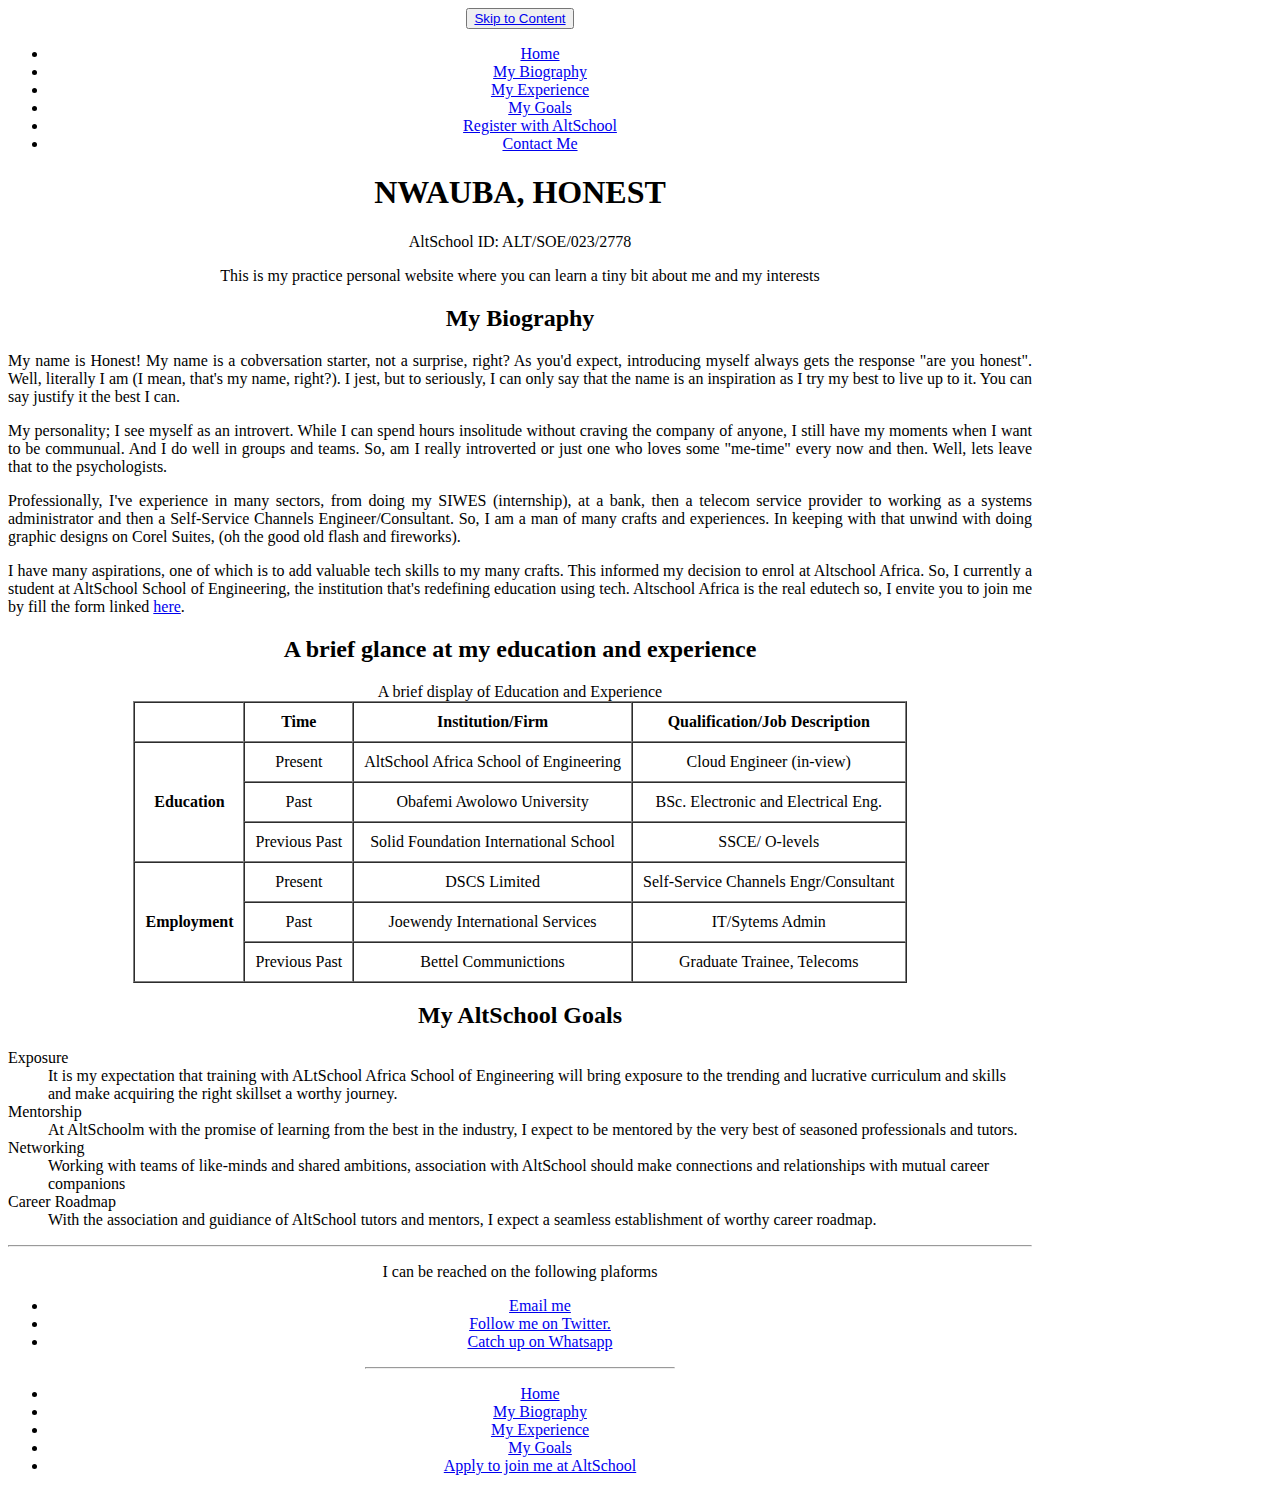
<file: Assignment_01_myprofileweb/index.html>
<!DOCTYPE html>
<html lang="en">
<head>
    <meta charset="UTF-8">
    <meta name="viewport" content="width=device-width, initial-scale=1.0">
    <title>My Profile Web</title>
</head>
<body align="center" style="width: 80%;">
    <button><a href="#main" align="left" >Skip to Content</a></button>
    <!-- Navigation bar-->
    <header>
        <nav>
            <ul>
                <li><a href="./index.html">Home</a></li>
                <li><a href="#about-me">My Biography</a></li>
                <li><a href="#job-and-edu-brief">My Experience</a></li>
                <li><a href="#desired-goals">My Goals</a></li>
                <li><a href="./altschoolregform.html">Register with AltSchool</a></li>
                <li><a href="#contacts">Contact Me</a></li>
            </ul>
        </nav>
    </header>
    <!-- End of navigation bar-->
    
    <main id="main" align="center">
       <!-- name displayed large font as a banner-->
        <section id="name-banner">
            <h1 align="center"  bgcolor="blue">NWAUBA, HONEST</h1>
            <p><i></i>AltSchool ID: ALT/SOE/023/2778</i></p>
            
            <p>This is my practice personal website where you can learn a tiny bit about me and my interests</p>
        </section>

        <!--section for biography, nothing serious-->
        <section id="about-me">
            <h2>My Biography</h2>
            <p align="justify">My name is Honest! My name is a cobversation starter, not a surprise, right? As you'd expect, introducing myself always gets the response "are you honest". Well, literally I am (I mean, that's my name, right?). I jest, but to seriously, I can only say that the name is an inspiration as I try my best to live up to it. You can say justify it the best I can.
</p>
<p align="justify">
My personality; I see myself as an introvert. While I can spend hours insolitude without craving the company of anyone, I still have my moments when I want to be communual. And I do well in groups and teams. So, am I really introverted or just one who loves some "me-time" every now and then. Well, lets leave that to the psychologists.
</p>
<p align="justify">
Professionally, I've experience in many sectors, from doing my SIWES (internship), at a bank, then a telecom service provider to working as a systems administrator and then a Self-Service Channels Engineer/Consultant. So, I am a man of many crafts and experiences. In keeping with that unwind with doing graphic designs on Corel Suites, (oh the good old flash and fireworks).
</p>
<p align="justify">
    I have many aspirations, one of which is to add valuable tech skills to my many crafts. This informed my decision to enrol at Altschool Africa. So, I currently a student at AltSchool School of Engineering, the institution that's redefining education using tech. Altschool Africa is the real edutech so, I envite you to join me by fill the form linked <a href="./altschoolregform.html">here</a>.
            </p>
        </section>

         <!--Using a table here just for the academic exercise of using as many html elements as possible-->
         <section id="job-and-edu-brief">
            <h2>A brief glance at my education and experience</h2>
            <table border="1" cellspacing="0" cellpadding="10" align="center">
                <caption>A brief display of Education and Experience</caption>
                <thead>
                    <tr>
                        <th> </th>
                        <th> Time </th>
                        <th> Institution/Firm </th>
                        <th> Qualification/Job Description </th>
                    </tr>
                </thead>
                <tbody>
                    <tr>
                        <th rowspan="3"> Education </th>
                        <td> Present </td>
                        <td> AltSchool Africa School of Engineering </td>
                        <td> Cloud Engineer (in-view) </td>
                    </tr>
                    <tr>
                        <td> Past</td>
                        <td> Obafemi Awolowo University </td>
                        <td> BSc. Electronic and Electrical Eng. </td>
                    </tr>
                    <tr>
                        <td> Previous Past </td>
                        <td> Solid Foundation International School </td>
                        <td> SSCE/ O-levels </td>
                    </tr>
                    <tr>
                        <th rowspan="3"> Employment </th>
                        <td> Present </td>
                        <td> DSCS Limited </td>
                        <td> Self-Service Channels Engr/Consultant </td>
                    </tr>
                    <tr>
                        <td> Past </td>
                        <td> Joewendy International Services </td>
                        <td> IT/Sytems Admin </td>
                    </tr>
                    <tr>
                        <td>Previous Past</td>
                        <td>Bettel Communictions</td>
                        <td>Graduate Trainee, Telecoms</td>
                    </tr>
                </tbody>
            </table>
        </section>

        <section id="desired-goals"  bgcolor="blue">
            <h2>My AltSchool Goals</h2>
            <dl align="left">
                <dt>Exposure </dt>
                <dd>It is my expectation that training with ALtSchool Africa School of Engineering will bring exposure to the trending and lucrative curriculum and skills and make acquiring the right skillset a worthy journey.</dd>
                <dt>Mentorship</dt>
                <dd>At AltSchoolm with the promise of learning from the best in the industry, I expect to be mentored by the very best of seasoned professionals and tutors. </dd>
                <dt>Networking</dt>
                <dd>Working with teams of like-minds and shared ambitions, association with AltSchool should make connections and relationships with mutual career companions </dd>
                <dt>Career Roadmap</dt>
                <dd>With the association and guidiance of AltSchool tutors and mentors, I expect a seamless establishment of worthy career roadmap.</dd>
            </dl>

        </section>

       
    </main>
    <footer id="footer">
        <hr>    
        <div id="contacts">
            <p>I can be reached on the following plaforms</p>
            <ul>
                <li><a href="mailto:chonuba@gmail.com">Email me</a></li>
                <li><a href="https://twitter.com/cbisi">Follow me on Twitter.</a></li>
                <li><a href="https://wa.me/2347069033993?text=Hi%20I'm%20also%20 a%20student%20of%20AltSchool%20School%20of%20Engineering.%20I'd%20love%20the%20idea%20of%20connecting%20with%20for%20future%20collaboration.">Catch up on Whatsapp</a></li>
        </div>
        <hr width="30%">
        <nav id="footer-nav">
            <ul>
                <li><a href="./index.html">Home</a></li>
                <li><a href="#about-me">My Biography</a></li>
                <li><a href="#job-and-edu-brief">My Experience</a></li>
                <li><a href="#desired-goals">My Goals</a></li>
                <li><a href="./altschoolregform.html">Apply to join me at AltSchool</a></li>
            </ul>    
            </ul>
        </nav>
            </ul>
        </nav>
    </footer>
</body>
</html>
</file>
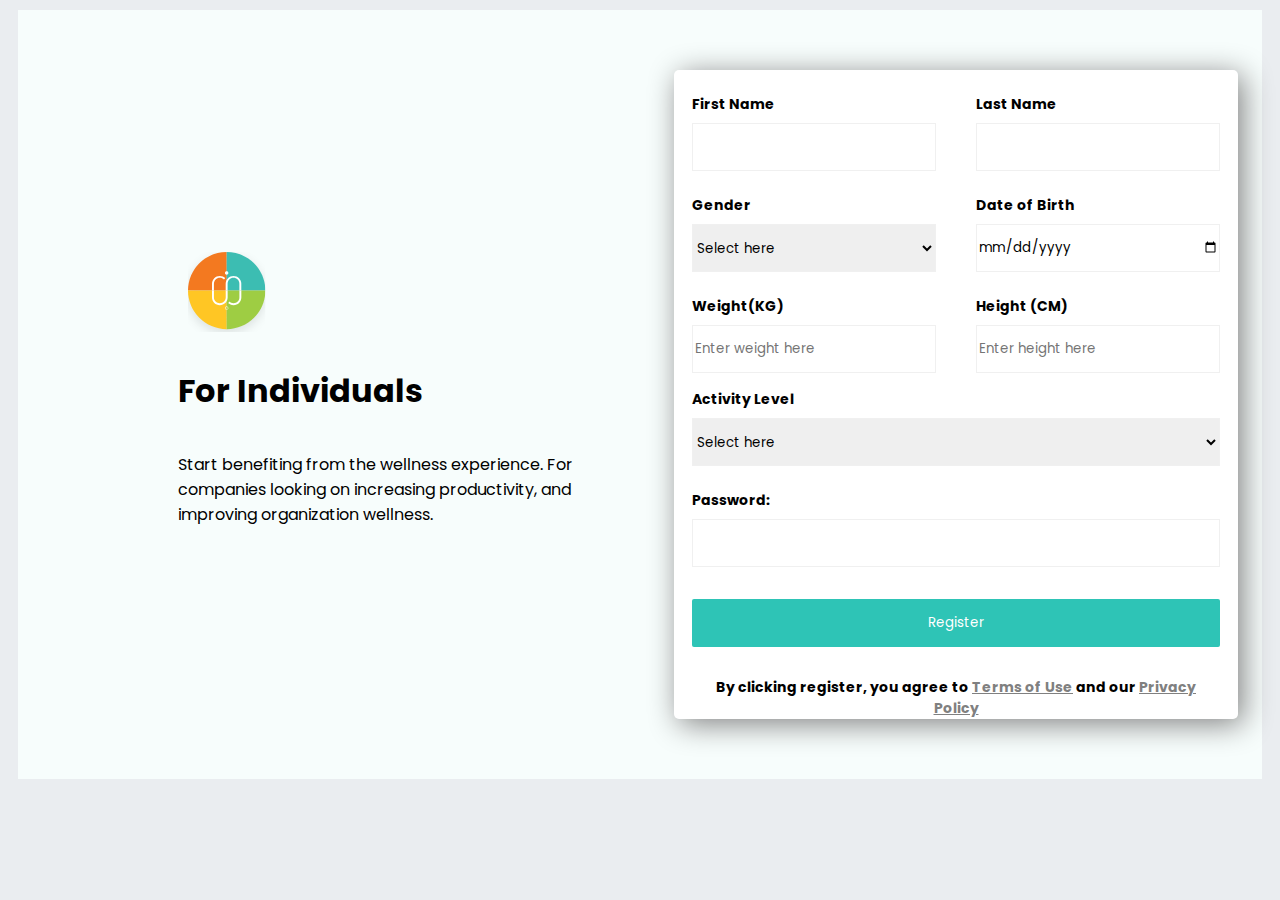
<file: Assignment_02_SignUp_Individual/index.html>
<!DOCTYPE html>
<html lang="en">
<head>
    <meta charset="UTF-8">
    <meta name="viewport" content="width=device-width, initial-scale=1.0">
    <title>Signup Individual</title>
    <link rel="stylesheet" href="signup-style.css">
    <link rel="stylesheet" href="https://fonts.googleapis.com/css?family=Poppins">
</head>
<body>
    <main>
        <header>
            
                <svg role="img" aria-label="Company logo" width="98" height="100" viewBox="0 0 98 100" fill="none" xmlns="http://www.w3.org/2000/svg">
                    <g clip-path="url(#clip0_1_15)" filter="url(#filter0_d_1_15)">
                    <g opacity="0.1">
                    <g opacity="0.1">
                    <path opacity="0.1" d="M10 47.43H48.6731V8.84703C27.3157 8.84703 10 26.1224 10 47.43Z" fill="#1E1E1E"/>
                    <path opacity="0.1" d="M87.3333 47.43C87.3333 26.1224 70.0175 8.84703 48.6602 8.84703V47.43H87.3333Z" fill="#1E1E1E"/>
                    <path opacity="0.1" d="M10 47.43C10 68.7247 27.3157 86 48.6731 86V47.43H10Z" fill="#1E1E1E"/>
                    <path opacity="0.1" d="M48.6731 86C70.0305 86 87.3462 68.7247 87.3462 47.4171H48.6731V86Z" fill="#1E1E1E"/>
                    </g>
                    </g>
                    <path d="M10 44.5829H48.6731V6C27.3157 6 10 23.2754 10 44.5829Z" fill="#F37920"/>
                    <path d="M87.3333 44.5829C87.3333 23.2754 70.0176 6 48.6731 6V44.5829H87.3333Z" fill="#3CBDB2"/>
                    <path d="M10 44.5829C10 65.8905 27.3157 83.1658 48.6731 83.1658V44.5829H10Z" fill="#FFC624"/>
                    <path d="M48.6731 83.153C70.0305 83.153 87.3462 65.8776 87.3462 44.57H48.6731V83.153Z" fill="#9ECD43"/>
                    <path d="M49.8499 25.8251C49.5097 25.5166 49.1231 25.3469 48.6747 25.3469C48.1799 25.3469 47.7778 25.5012 47.4531 25.8251C47.1438 26.1337 46.9738 26.5502 46.9738 27.0438C46.9738 27.5375 47.1284 27.9386 47.4531 28.2626C47.7624 28.5711 48.1799 28.7408 48.6747 28.7408C49.1231 28.7408 49.5251 28.5865 49.8499 28.278C50.1901 27.9695 50.3601 27.5529 50.3601 27.0593C50.3601 26.5502 50.1901 26.1337 49.8499 25.8251Z" fill="white"/>
                    <path d="M48.6747 63.8061C48.1799 63.8061 47.7778 63.6518 47.4531 63.3278C47.1438 63.0193 46.9738 62.6028 46.9738 62.1091C46.9738 61.6155 47.1284 61.2144 47.4531 60.8904C47.7624 60.5819 48.1799 60.4122 48.6747 60.4122C49.1231 60.4122 49.5251 60.5664 49.8499 60.8904C50.1901 61.2144 50.3601 61.6155 50.3601 62.1091C50.3601 62.6028 50.1901 63.0039 49.8499 63.3278C49.5097 63.6364 49.1231 63.8061 48.6747 63.8061ZM48.6747 60.8904C48.3036 60.8904 48.0252 60.9984 47.7933 61.2298C47.5613 61.4612 47.4531 61.7389 47.4531 62.1091C47.4531 62.4794 47.5613 62.7571 47.7933 62.9885C48.0252 63.2199 48.3036 63.3278 48.6747 63.3278C48.9994 63.3278 49.2777 63.2199 49.5406 62.9885C49.788 62.7571 49.8963 62.4794 49.8963 62.1091C49.8963 61.7543 49.7726 61.4612 49.5406 61.2298C49.2777 61.0138 48.9994 60.8904 48.6747 60.8904Z" fill="white"/>
                    <path d="M35.9331 37.7501C35.9331 36.9325 36.0877 36.1766 36.397 35.4515C36.7063 34.7419 37.1238 34.1094 37.6495 33.5849C38.1752 33.0603 38.7938 32.6438 39.5205 32.3353C40.2318 32.0267 41.005 31.8725 41.8245 31.8725C42.644 31.8725 43.4017 32.0267 44.1285 32.3353C44.8398 32.6438 45.4583 33.0603 45.9686 33.5694C46.2778 33.0758 46.6335 32.6284 47.0355 32.2273C47.0819 32.181 47.1437 32.1347 47.1901 32.0884C46.5252 31.4559 45.7521 30.9623 44.8707 30.5766C43.912 30.1755 42.8914 29.9595 41.809 29.9595C40.7266 29.9595 39.7061 30.1601 38.7474 30.5766C37.7887 30.9777 36.9691 31.5331 36.2733 32.2273C35.5775 32.9215 35.0208 33.7545 34.6188 34.6956C34.2167 35.6521 34.0002 36.6702 34.0002 37.7501V44.5842H35.9176V37.7501H35.9331Z" fill="white"/>
                    <path d="M47.7006 51.4183C47.7006 52.2359 47.5459 52.9918 47.2367 53.7169C47.2212 53.7478 47.2057 53.7632 47.1903 53.794C46.881 54.4728 46.479 55.0745 45.9842 55.5681L45.9687 55.5836C45.443 56.0926 44.8399 56.5092 44.1286 56.8177C43.4019 57.1262 42.6442 57.2805 41.8246 57.2805C41.0051 57.2805 40.2474 57.1262 39.5207 56.8177C38.7939 56.5092 38.1754 56.0926 37.6497 55.5681C37.1239 55.0436 36.7064 54.4265 36.3972 53.7015C36.0879 52.9918 35.9333 52.2205 35.9333 51.4029V44.5688H34.0159V51.4029C34.0159 52.4828 34.2169 53.5009 34.6344 54.4574C35.0364 55.4139 35.5931 56.2315 36.2889 56.9257C36.9848 57.6199 37.8198 58.1753 38.763 58.5764C39.7217 58.9775 40.7268 59.1935 41.8246 59.1935C42.9071 59.1935 43.9276 58.9929 44.8863 58.5764C45.7677 58.2061 46.5408 57.697 47.2058 57.0645C47.2521 57.0183 47.314 56.972 47.3604 56.9257C47.7624 56.5246 48.1181 56.0618 48.4273 55.5836C48.5201 55.4447 48.582 55.275 48.6747 55.1208C48.7984 54.9048 48.9221 54.6888 49.0304 54.4574C49.4324 53.5009 49.6489 52.4982 49.6489 51.4029V44.5688H47.7315V51.4183H47.7006Z" fill="white"/>
                    <path d="M63.3178 37.7501C63.3178 36.6702 63.1168 35.6521 62.6993 34.6956C62.2973 33.7391 61.7406 32.9215 61.0448 32.2273C60.349 31.5331 59.514 30.9777 58.5707 30.5766C57.612 30.1755 56.5915 29.9595 55.5091 29.9595C54.4267 29.9595 53.4061 30.1601 52.4474 30.5766C51.566 30.9469 50.7929 31.4559 50.128 32.0884C50.0816 32.1347 50.0197 32.181 49.9733 32.2273C49.5713 32.6284 49.2156 33.0912 48.9064 33.5849C48.8136 33.7237 48.7518 33.8934 48.659 34.0477C48.5353 34.2636 48.4116 34.4796 48.3033 34.711C47.9013 35.6675 47.6848 36.6857 47.6848 37.7655V43.5815V44.5842H49.6022V43.5969V37.7501C49.6022 36.9325 49.7568 36.1766 50.0661 35.4515C50.0816 35.4206 50.097 35.4052 50.1125 35.3744C50.4218 34.6956 50.8238 34.0939 51.3186 33.5849L51.3341 33.5694C51.8598 33.0603 52.4629 32.6438 53.1742 32.3353C53.8855 32.0267 54.6586 31.8725 55.4781 31.8725C56.2977 31.8725 57.0554 32.0267 57.7821 32.3353C58.4934 32.6438 59.1274 33.0603 59.6531 33.5849C60.1789 34.1094 60.5964 34.7264 60.9056 35.4515C61.2149 36.1766 61.3695 36.9325 61.3695 37.7501V44.5842H63.2869V37.7501H63.3178Z" fill="white"/>
                    <path d="M61.4003 44.5842V51.4183C61.4003 52.2359 61.2456 52.9918 60.9364 53.7169C60.6271 54.442 60.2096 55.059 59.6839 55.5836C59.1581 56.1081 58.5396 56.5246 57.8129 56.8331C57.0861 57.1417 56.3284 57.2959 55.5089 57.2959C54.6894 57.2959 53.9317 57.1417 53.2049 56.8331C52.4936 56.5246 51.8751 56.1081 51.3648 55.599C51.0556 56.0926 50.6999 56.54 50.2979 56.9565C50.2515 57.0028 50.1896 57.0491 50.1432 57.0954C50.8082 57.7279 51.5813 58.237 52.4627 58.6072C53.4214 59.0083 54.4265 59.2243 55.5243 59.2243C56.6068 59.2243 57.6273 59.0237 58.586 58.6072C59.5447 58.2061 60.3642 57.6508 61.0601 56.9565C61.7559 56.2623 62.3126 55.4293 62.7146 54.4882C63.1166 53.5318 63.3331 52.529 63.3331 51.4337V44.5996H61.4003V44.5842Z" fill="white"/>
                    </g>
                    <defs>
                    <filter id="filter0_d_1_15" x="0" y="0" width="97.3333" height="100" filterUnits="userSpaceOnUse" color-interpolation-filters="sRGB">
                    <feFlood flood-opacity="0" result="BackgroundImageFix"/>
                    <feColorMatrix in="SourceAlpha" type="matrix" values="0 0 0 0 0 0 0 0 0 0 0 0 0 0 0 0 0 0 127 0" result="hardAlpha"/>
                    <feOffset dy="4"/>
                    <feGaussianBlur stdDeviation="5"/>
                    <feColorMatrix type="matrix" values="0 0 0 0 0 0 0 0 0 0 0 0 0 0 0 0 0 0 0.1 0"/>
                    <feBlend mode="normal" in2="BackgroundImageFix" result="effect1_dropShadow_1_15"/>
                    <feBlend mode="normal" in="SourceGraphic" in2="effect1_dropShadow_1_15" result="shape"/>
                    </filter>
                    <clipPath id="clip0_1_15">
                    <rect width="77.3333" height="80" fill="white" transform="translate(10 6)"/>
                    </clipPath>
                    </defs>
                </svg>
            
            <h1>For Individuals</h1>
            <P>Start benefiting from the wellness experience. For companies looking on increasing productivity, and improving organization wellness.</P>
        </header>
        <section>
        <form action="/signup" method="post">

            <!-- for double column styling -->
            <fieldset class="grid bio-data">
                <label for="first-name">First Name <input id="first-name" name="first-name" type="text" required autocomplete="on"/></label>
                <label for="last-name">Last Name <input id="last-name" name="last-name" type="text" required /></label>
                <label for="gender">Gender
                <select id="gender" name="gender">
                    <option value="">Select here</option>
                    <option value="male">Male</option>
                    <option value="female">Female</option>
                </select>
                </label>
                <label for="date-of-birth">Date of Birth <input id="date-of-birth" name="date-of-birth" type="date" placeholder="Select here" required /></label> 
                <label for="weight">Weight(KG) <input id="weight" name="weight" type="text" placeholder="Enter weight here" required /></label>
                <label for="height">Height (CM) <input id="height" name="height" type="text" placeholder="Enter height here" required /></label>
            </fieldset>

            
            <fieldset class="no-grid" >
                <label for="activity">Activity Level
                    <select id="activity" name="activity">
                        <option value="">Select here</option>
                        <option value="1">Comprehensive Workout</option>
                        <option value="2">Fitness</option>
                        <option value="3">Muscle tone</option>
                        <option value="4">Body Building</option>
                        <option value="4">Agressive weight-loss</option>
                    </select>
                </label>

                <label for="password">Password: 
                    <input id="password" name="password" type="password" pattern="[a-z0-5]{8,}" required />
                </label>
                <label for="submit">
                    <input id="submit" type="submit" value="Register"/>
                </label>
            </fieldset>

            <p class="terms">By clicking register, you agree to  <a class="terms-policy" href="">Terms of Use</a> and our <a class="terms-policy" href="">Privacy Policy</a></p>

        </form>
        </section>
    </main>
</body>
</html>
</file>
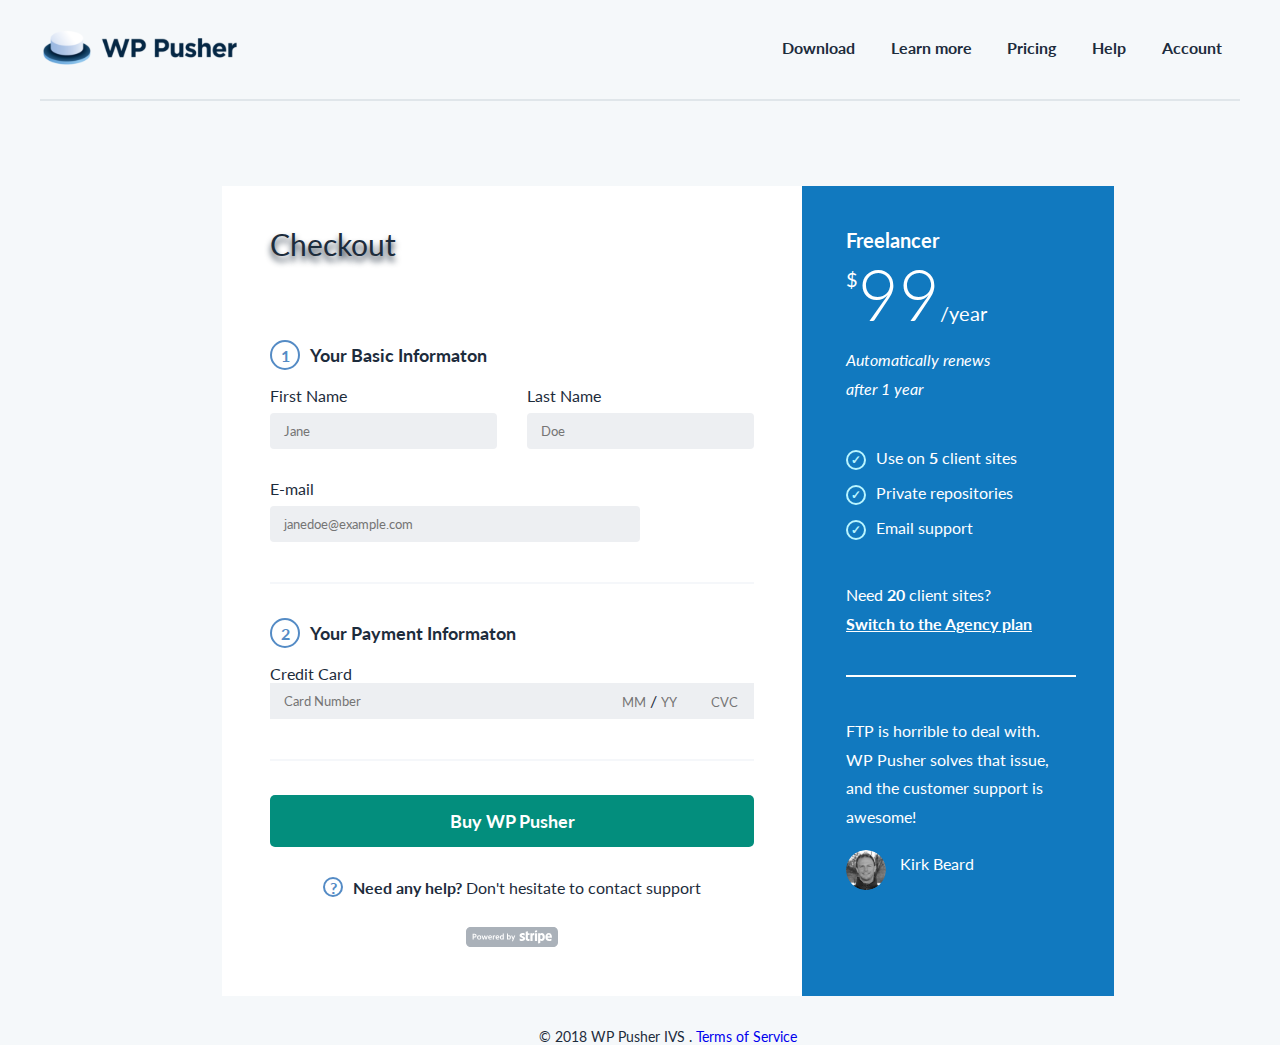
<file: Assignment_03_WP_Pusher/index.html>
<!DOCTYPE html>
<html lang="en">
<head>
    <meta charset="UTF-8">
    <meta name="viewport" content="width=device-width, initial-scale=1.0">
    <title>WP Pusher Checkout</title>
    <link rel="preconnect" href="https://fonts.googleapis.com">
<link rel="preconnect" href="https://fonts.gstatic.com" crossorigin>
<link href="https://fonts.googleapis.com/css2?family=Lato:wght@100;300;400;700&display=swap" rel="stylesheet">
<link rel="stylesheet" href="style.css">

</head>
<body>
    <header id="#navbar" role="navigation">
        <a href="wwww.wppusher.com">
            <img id="logo" src="./assets/wppusher-logo.svg" alt="wp pusher logo links to homepage">
        </a>
        <nav>
            <ol>
                <li><a href="#">Download</a></li>
                <li><a href="#">Learn more</a></li>
                <li><a href="#">Pricing</a></li>
                <li><a href="#">Help</a></li>
                <li><a href="#">Account</a></li>
            </ol>
        </nav>
    </header>
    <main class="card">
        <section id="form-wrapper">
            <h1>Checkout</h1>
            <form action="#" method="post">
                <fieldset>
                    <legend><span class="encircled">1</span>Your Basic Informaton</legend>
                    <label for="first-name">First Name <input class="block-input" id="first-name" name="first-name" type="text" placeholder="Jane" required /></label>
                    <label for="last-name">Last Name <input class="block-input" id="last-name" name="last-name" type="text" placeholder="Doe" required /></label>
                    <label class="email" for="email">E-mail <input class="block-input" id="email" name="email" type="email" placeholder="janedoe@example.com" required /></label>
                </fieldset>
                <fieldset>
                    <legend><span class="encircled">2</span>Your Payment Informaton</legend>
                    <label for="credit-card">Credit Card 
                        <span id="credit-card">
                            <input type="text" name="credit-card" placeholder="Card Number" maxlength="16" size="16" required="true" />
                                <span id="cc-vitals">
                                    <input type="text" name="month" placeholder="MM" maxlength="2" size="2" required />
                                    <span>/</span>
                                    <input type="text" name="year" placeholder="YY" maxlength="2" size="2" required />
                                    <input type="text" name="month" placeholder="CVC" maxlength="3" size="3" required />
                                </span>
                            </span>
                    </label>
                </fieldset>
                <fieldset>
                    <button>Buy WP Pusher</button>
                    <p><span class="encircled small">?</span><strong>Need any help?</strong> Don't hesitate to contact support</p>
                    <img src="./assets/powered_by_stripe.svg" alt="powered by stripe sticker">
                </fieldset>
            </form>
        </section>
        <aside>
            <section id="pricing">
                <h2>Freelancer</h2>
                <p><sup>$</sup>99<sub>/year</sub> </p>
                <p class="sidebar-text">Automatically renews after 1 year
                </p>
            </section>
            <section class="plan-features">
                <p><span class="encircled small checkmark">&check;</span>Use on <strong>5</strong> client sites</p>
                <p><span class="encircled small checkmark">&check;</span>Private repositories</p>
                <p><span class="encircled small checkmark">&check;</span>Email support</p>
            </section>
            <section id="more-features">
                <p class="sidebar-text">Need <strong>20</strong> client sites?</p>
                <a class="sidebar-text" href="#">Switch to the Agency plan
                </a>
            </section>
            <section class="quote">
                <blockquote  class="sidebar-text">FTP is horrible to deal with. <br> WP Pusher solves that issue, <br> and the customer support is<br> awesome!</blockquote>
                <div>
                    <img src="./assets/Bitmap.png" alt=""> 
                    <p class="sidebar-text">Kirk Beard</p> </div>
            </section>
        </aside>
    </main>
    <footer class="card"><p>&copy 2018 WP Pusher IVS .  <a href="#">Terms of Service</a></p></footer>
</body>
</html>
</file>
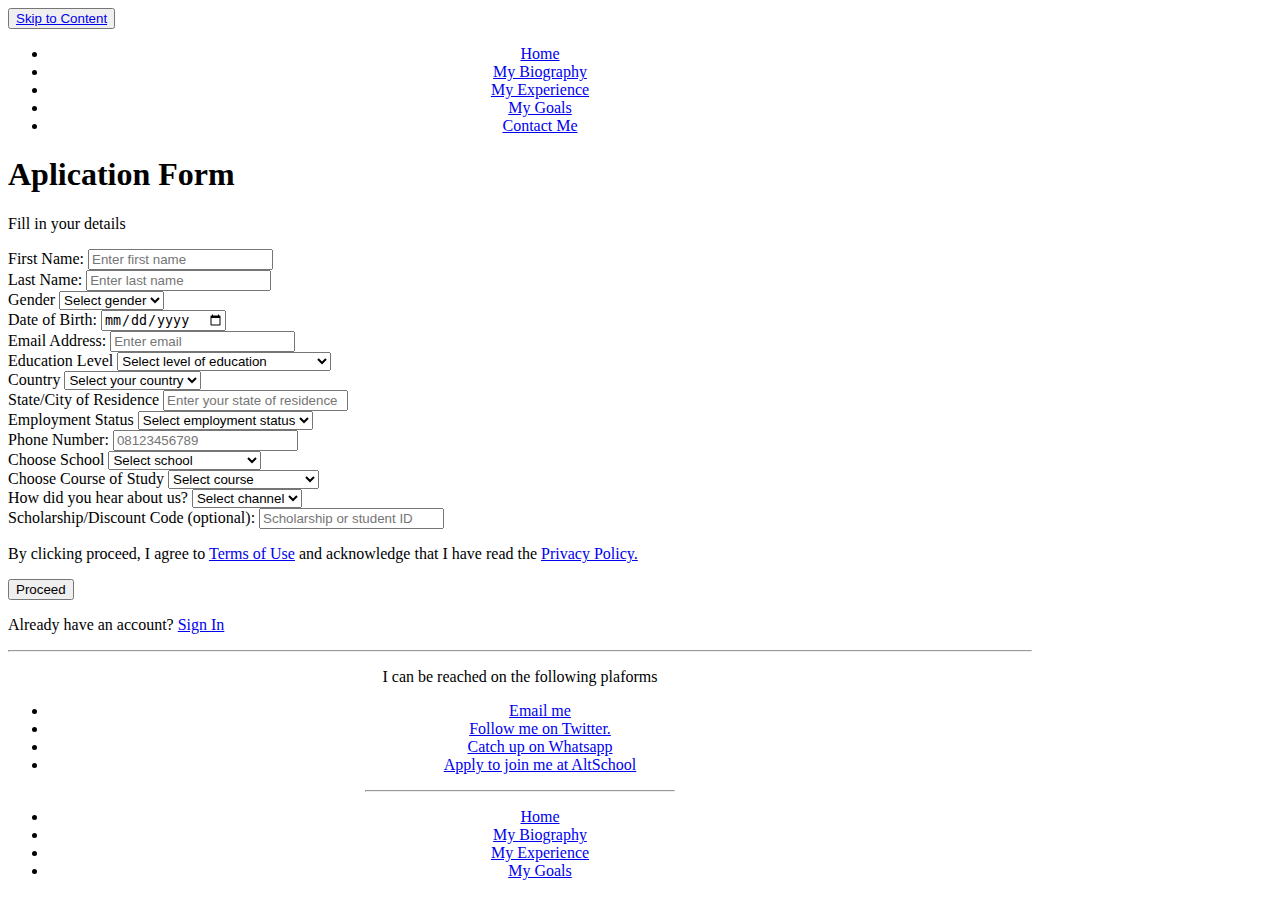
<file: Assignment_01_myprofileweb/altschoolregform.html>
<!DOCTYPE html>
<html lang="en">
<head>
    <meta charset="UTF-8">
    <meta name="viewport" content="width=device-width, initial-scale=1.0">
    <title>Application Form</title>
</head>
<body style="width: 80%;">
    <button><a href="#main">Skip to Content</a></button>
    <!-- Navigation bar-->
    <header align="center">
        <nav>
            <ul>
                <li><a href="./index.html">Home</a></li>
                <li><a href="#about-me">My Biography</a></li>
                <li><a href="#job-and-edu-brief">My Experience</a></li>
                <li><a href="#desired-goals">My Goals</a></li>
                <li><a href="#contacts">Contact Me</a></li>
            </ul>
        </nav>
    </header>
    <!-- End of navigation bar-->
    
    <main id="main">
        <h1>Aplication Form</h1>
    <p>Fill in your details</p>
   <form action="https://register.altschoolafrica.com" method="post">
        <label for="first-name">First Name: <input id="first-name" name="first-name" type="text" placeholder="Enter first name" required /></label><br>
        <label for="last-name">Last Name: <input id="last-name" name="last-name" type="text" placeholder="Enter last name" required /></label>
        <br>
        <label for="gender">Gender
            <select id="gender" name="gender">
              <option value="">Select gender</option>
              <option value="male">Male</option>
              <option value="female">Female</option>
            </select>
        </label><br>
        <label for="date-of-birth">Date of Birth: <input id="date-of-bith" name="date-of-bith" type="date" placeholder="mm/dd/yyyy" required /></label> 
        <br>
        <label for="email">Email Address: <input id="email" name="email" type="email" placeholder="Enter email" required /></label><br>
        <label for="edu-level">Education Level
            <select id="edu-level" name="edu-level">
              <option value="">Select level of education</option>
              <option value="1">BSc</option>
              <option value="2">MSc</option>
              <option value="3">Diploma</option>
              <option value="4">Doctorate (PhD)</option>
              <option value="4">High School / Secondary School</option>
              <option value="4">Under Graduate</option>
              <option value="4">Junior / Middle School</option>
              <option value="4">Post Graduate</option>
            </select>
        </label>
            <br>
            <label for="country">Country
                <select id="country" name="country">
                  <option value="">Select your country</option>
                  <option value="alb">Albania</option>
                  <option value="arg">Argentina</option>
                  <option value="ghs">Ghana</option>
                  <option value="ken">Kenya</option>
                  <option value="ng">Nigeria</option>
                  <option value="uk">UK</option>
                  <option value="us">US</option>
                  <option value="oth">Others</option>
                </select>
            </label><br>
            <label for="residence">State/City of Residence <input id="residence" name="residence" type="text" placeholder="Enter your state of residence" required /></label>
            <br>
            <label for="job-status">Employment Status
                <select id="job-status" name="job-status">
                  <option value="">Select employment status</option>
                  <option value="emp">employed</option>
                  <option value="une">unemployed</option>
                  <option value="sem">self-employed</option>
                </select>
            </label><br>
            <label for="phone">Phone Number: <input id="phone" name="phone" type="tel" placeholder="08123456789" required /></label>
            <br>
            <label for="schl-choice">Choose School
                <select id="schl-choice" name="schl-choice">
                  <option value="">Select school</option>
                  <option value="se">School of Engineering</option>
                  <option value="sd">School of Data</option>
                  <option value="sp">School of Product</option>
                </select>
            </label><br>
            <label for="course-choice">Choose Course of Study
                <select id="course-choice" name="course-choice">
                  <option value="">Select course</option>
                  <option value="fee">Frontend Engineering</option>
                  <option value="bee">Backend Engineering</option>
                  <option value="cle">Cloud Engineering</option>
                </select>
            </label>
            <br>
            <label for="referee">How did you hear about us?
                <select id="referee" name="referee">
                  <option value="">Select channel</option>
                  <option value="twt">Twitter</option>
                  <option value="fbk">Facebook</option>
                  <option value="lkn">Linkedin</option>
                  <option value="ytb">Youtube</option>
                  <option value="frd">Friend</option>
                  <option value="whp">Whatsapp</option>
                  <option value="ins">Instagram</option>
                  <option value="oth">Others</option>
                </select>
            </label><br>
            <label for="discount-code">Scholarship/Discount Code (optional): <input id="discount-code" name="discount-code" type="text" placeholder="Scholarship or student ID" /></label>
            <p>By clicking proceed, I agree to  <a href="https://www.altschoolafrica.com/terms">Terms of Use</a> and acknowledge that I have read the <a href="https://www.altschoolafrica.com/policy">Privacy Policy.</a></p>
            <input type="submit" value="Proceed"/>
   </form>

   <p>Already have an account? <a href="#">Sign In</a></p>
    </main>

    <footer id="footer" align="center">
        <hr>    
        <div id="contacts">
            <p>I can be reached on the following plaforms</p>
            <ul>
                <li><a href="mailto:chonuba@gmail.com">Email me</a></li>
                <li><a href="https://twitter.com/cbisi">Follow me on Twitter.</a></li>
                <li><a href="https://wa.me/2347069033993?text=Hi%20I'm%20also%20 a%20student%20of%20AltSchool%20School%20of%20Engineering.%20I'd%20love%20the%20idea%20of%20connecting%20with%20for%20future%20collaboration.">Catch up on Whatsapp</a></li>
                <li><a href="./altschoolregform.html">Apply to join me at AltSchool</a></li>
            </ul>
        </div>
        <hr width="30%">
        <nav id="footer-nav">
            <ul>
                <li><a href="./index.html">Home</a></li>
                <li><a href="#about-me">My Biography</a></li>
                <li><a href="#job-and-edu-brief">My Experience</a></li>
                <li><a href="#desired-goals">My Goals</a></li>    
            </ul>
        </nav>
            </ul>
        </nav>
    </footer>
</body>
</html>
</file>
<file: Assignment_02_SignUp_Individual/signup-style.css>
* {
    box-sizing: border-box;
    font-family: 'Poppins', san-serif;
}

body {
    background-color: #eaedf0;
}

main {
    margin: 10px;
    padding-top: 20px;
    padding-bottom: 20px;
    background-color: #f7fdfc;
}

header {
    padding: 20px;
}

form {
    margin-inline: 24px;
    margin-block-start: 40px;
    margin-block-end: 30px;
    padding-block-start: 24px;
    background-color: #ffffff;
    border-radius: 5px;
    box-shadow: gray 5px 5px 30px;
}

label  {
    display: block;
    margin-block-end: 16px;
    font-size: 14px;
    font-weight: bold;
    padding-inline: 16px;
}

input, select {
    width: 100%;
    height: 48px;
    margin-top: 8px;
    border: 1px solid #f0f0f0;
}

fieldset {
    border: none;
    padding: 0;


}

input:focus {
    border-color:  #2ec4b6;
}

@media (min-width: 576px) {
    main {
        display: grid;
        grid-template-columns: 1fr 1fr;
        gap: 20px;
    }
    .grid {
        display: grid;
        grid-template-columns: 1fr 1fr;
        gap: 8px;
    }

    .no-grid {
        display: grid;
        grid-template-rows: 1fr;
        gap: 8px;
    }
    
    header {
        display: flex;
        flex-direction: column;
        justify-content: center;
        margin-inline-start: 140px;
    }
}

input[type="submit"] {
    color: #ffffff;
    background-color: #2ec4b6;
    border-radius: 2px;
    border: none;

}

.terms {
    display: absolute;
    bottom: -30px;
    margin-inline: 30px;
    padding-inline: 10px;
    margin-block-end: 40px;
    font-size: 14px;
    font-weight: bold;
    text-align: center;
}

.terms-policy {
    color: #2ec4b6;
}

.terms-policy:visited {
    color: gray;
}
</file>
<file: Assignment_03_WP_Pusher/style.css>
* {
    box-sizing: border-box;
    margin: 0;
    padding: 0;
    font-family: 'Lato', sans-serif;
    border: none;
    
}

a {
    text-decoration: none;

}
body {
    background-color: #F5F8FA;
    color: #1D2C3C;
}
header{
    display: flex;
    border-bottom: 2px solid #E0E6EA;
    margin-inline: 40px;
    margin-block-start: 28px;
    height: 73px;
    >nav{
        margin-inline-start: auto;
        min-width: 476px;            
    }
   
}

ol{
    list-style: none;
    display: flex;
    align-items: center;
    justify-content: space-around;
    height: 40px;
    
}
li{
    font-size: 14;
    font-weight: bold;
    line-height: 1.2;

    >a{
        color: #1D2C3C;
    }
    >a:hover {
    border: 2px solid #646E7A;
    border-radius: 6px;
    padding-inline: 18px;
    padding-block: 10px;

    }
}
.card{
    display: flex;
    justify-content: center;
    width: 892px;
    margin-inline-start: 222px;
}

main{
    background-color: #ffffff;
    margin-inline-start: 222px;
    margin-block-start: 85px;
}
#form-wrapper{
    width: 580px;
    padding-block-start: 40px;
    padding-block-end: 48px;
    padding-inline: 48px;

    
    >h1{
        
        height: 80px;
        font-size: 30px;
        font-weight: normal;
        text-shadow: 0 5px 6px #1D2C3C;
        
    }
}

   
fieldset{
    display: grid;
    grid-template-columns: 1fr;
    gap: 30px;
    border: none;
    border-bottom: 2px solid #f5f7fa;
    margin-block-start: 34px;
    padding-block-end: 40px;
    >legend{
        font-size: 18px;
        color: #1D2C3C;
        font-weight: bold;
        margin-block-end: 16px;
        >label {
            font-size: 14px;

        }            
    }
}
.encircled{
    display: inline-flex;
    align-items: center;
    justify-content: center;
    font-size: 16px;
    font-weight: bold;
    height: 30px;
    width: 30px;
    border: 2px solid #548BC5;
    border-radius: 50%;
    color: #548BC5;
    margin-inline-end: 10px;
}
fieldset:nth-child(1){
    grid-template-columns: 1fr 1fr;
    grid-template-rows: 2fr;
    width: 100%;

}

.email {
    grid-column: 1/3;
    width: 370px;
}
fieldset:last-child{
    display: flex;
    flex-direction: column;
    border: none;
    padding-block-end: 0;
    >p{
        align-self: center;
    }
    >img {
        align-self: center;
    }
}
.block-input {
    display: block;
    margin-block-start: 8px;
    height: 36px;
    width: 100%;
    background-color: #EDEFF2;
    border-radius: 4px;

    >

}

input::placeholder{
    padding-inline-start: 14px;
}

/* Credit Card inputs in one line */
#credit-card {
    position: relative;
    display: grid;
    grid-template-columns: 16fr 2fr 1fr 2fr 3fr;
    gap: 0;
    background-color: #EDEFF2;
    height: 36px;
    
    >input {
        border: 0;
        background-color: inherit;
        height: 36px;
        width: min-content;
        outline: 0;
        
    }
}

#cc-vitals {
    position: absolute;
    right: 0;
    padding-inline-end: 16px;

    >input {
        border: 0;
        background-color: inherit;
        height: 36px;
        width: min-content;
        
    }

    >input::placeholder{
        padding: 0;
    }
    >input:first-child,input:last-child{
    text-align: end;
    }
    >input:last-child{
        padding-inline-end: px;
    }

    >input:nth-child(1)::placeholder{
    text-align: end;
    }
    >span{
        line-height: 36px;
        width: min-content;

    }
}


button{
    height: 52px;
    font-size: 18px;
    font-weight: bold;
    background-color: #038E7D;
    color: #ffffff;
    border-radius: 5px;

}
.small {
    width: 20px;
    height: 20px;
}
aside{
    width: 312px;
    padding-block-start: 42px;
    padding-inline: 44px 38px;
    background-color: #1179BF;
    color: #ffffff;

    >section{
        margin-block-end: 36px;
    }
}

#pricing {
    padding-inline-end: 60px;
    >h2 {
        font-size: 20px;
        font-weight: bold;
    }
    >p:nth-of-type(1){
        font-size: 70px;
        font-weight: 300;
        margin-block-end: 10px;
        
        >sub, sup{
            font-size: 20px;
            font-weight: bolder;
        }
        >sub{
            vertical-align: baseline;
        }
        >sup{
            vertical-align: 140%;
        }
    }
    >p:nth-of-type(2){
        font-style: italic;
    }
}
.sidebar-text{
    font-size: 16px;
    line-height: 1.8;
    
}

.plan-features{
    line-height: 2.2
}

#more-features {
    >a {
        text-decoration: underline;
        color: #ffffff;
        font-weight: bold;
    }
}
.checkmark {
    color: #B9F5FF;
    border: 2px solid #B9F5FF;
    font-size: 12px;
    font-weight: bold;
}

.quote {
    padding-block-start: 40px;
    border-block-start: 2px solid #ffffff;

    >div{
        display: grid;
        grid-template-columns: 1fr 3fr;
        width: fit-content;
        gap: 14px;
        margin-block-start: 18px;
    
        >img{
            width: 40px;
            height: 40px;
            border-radius: 50%;
        }

    }
}

footer>p{
    font-size: 14px;
    margin-block-start: 32px;
}
</file>
